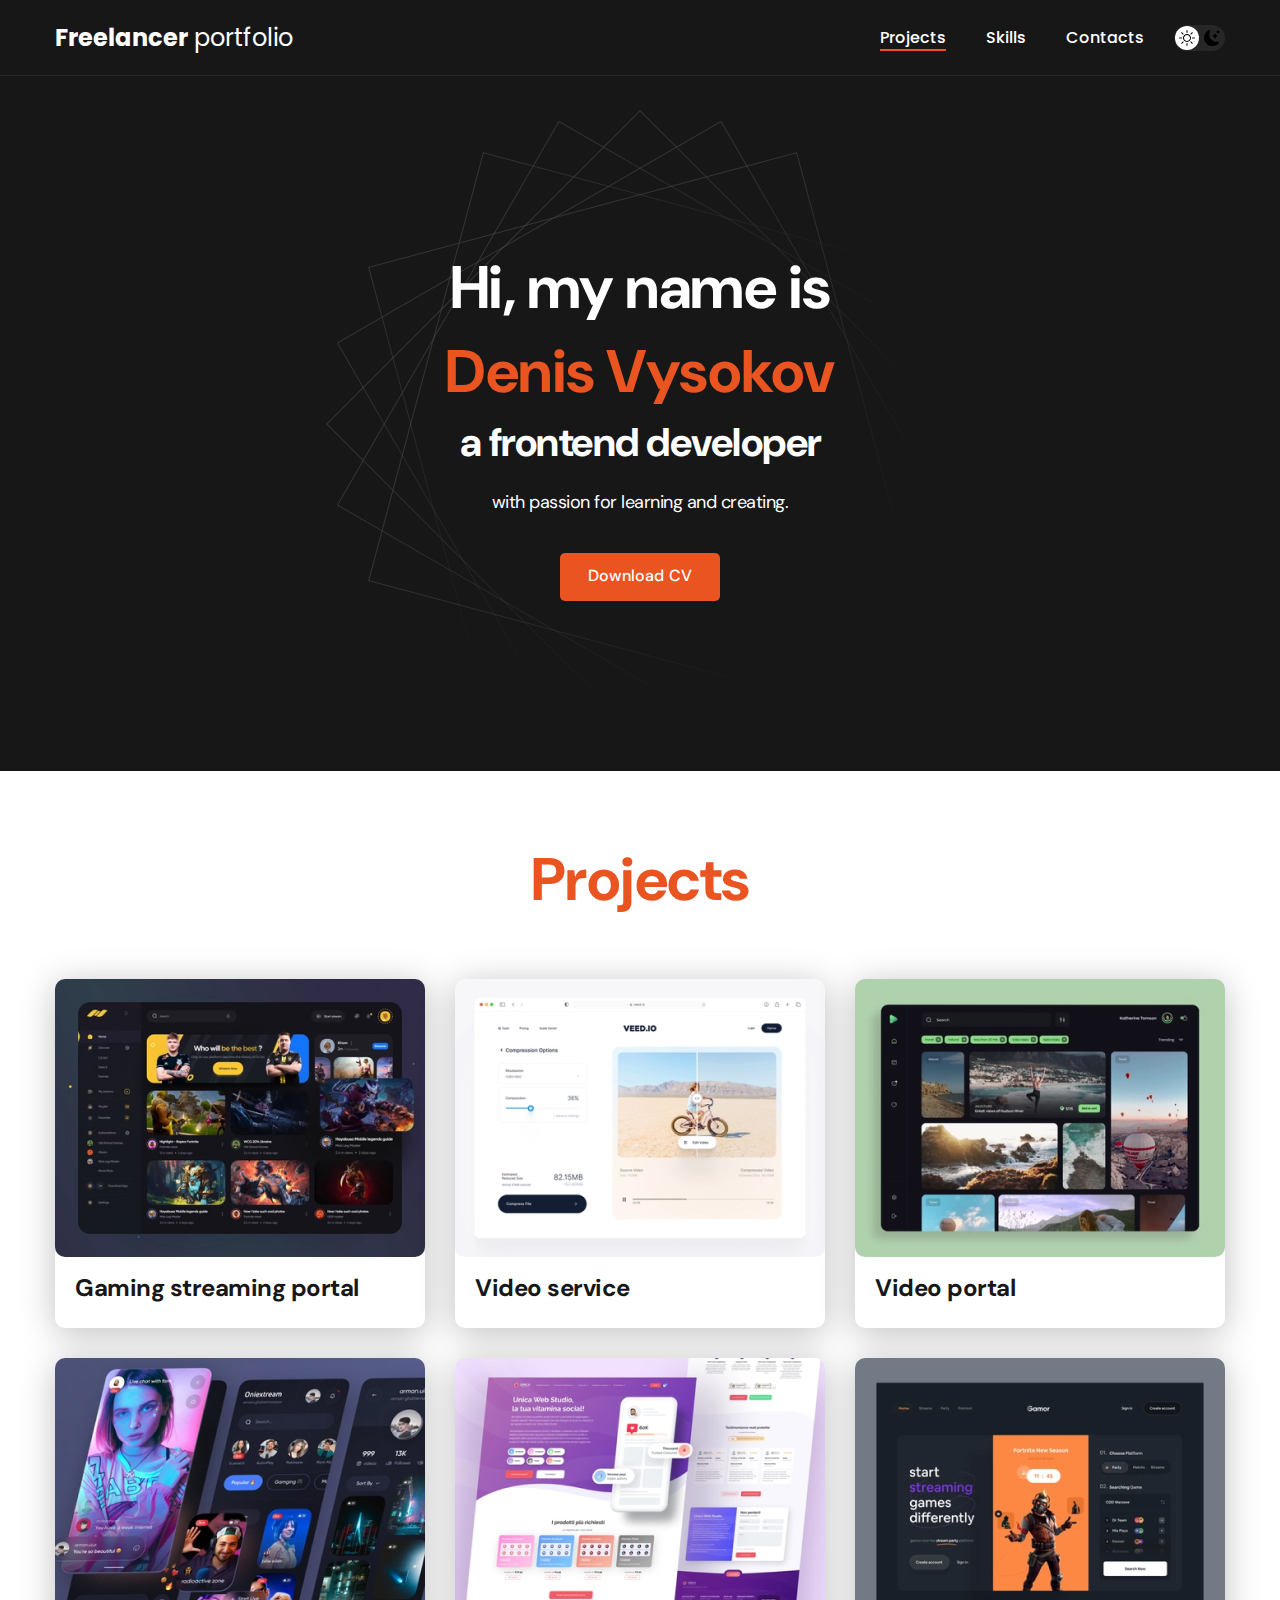
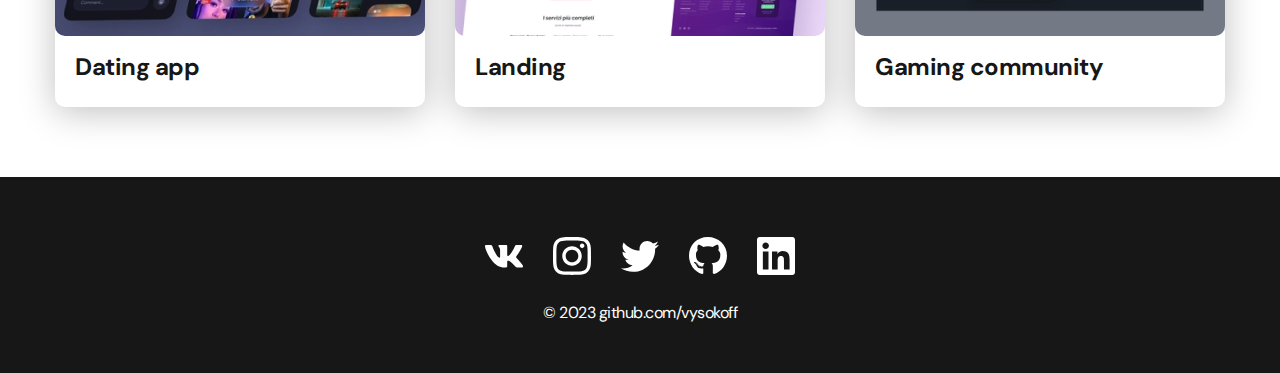
<file: index.html>
<!DOCTYPE html>
<html lang="en">
<head>
    <meta charset="UTF-8">
    <meta http-equiv="X-UA-Compatible" content="IE=edge">
    <meta name="viewport" content="width=device-width, initial-scale=1.0">
    <title>Freelancer portfolio</title>
    <link rel="stylesheet" href="./css/main.css">
</head>
<body>
    <nav class="nav">
        <div class="container">
            <div class="nav-row">
                <a href="./index.html" class="logo"><strong>Freelancer</strong> portfolio</a>

                <button class="dark-mode-btn">
                    <img src="./img/icons/sun.svg" alt="Light mode" class="dark-mode-btn__icon">
                    <img src="./img/icons/moon.svg" alt="Dark mode" class="dark-mode-btn__icon">                    
                </button>

                <ul class="nav-list">
                    <li class="nav-list__item"><a href="./index.html" class="nav-list__link nav-list__link--active">Projects</a></li>
                    <li class="nav-list__item"><a href="./pages/skills.html" class="nav-list__link">Skills</a></li>
                    <li class="nav-list__item"><a href="./pages/contacts.html" class="nav-list__link">Contacts</a></li>
                </ul>
            </div>
        </div>        
    </nav>

    <header class="header">        
        <div class="header__wrapper">
            <h1 class="header__title">
                <strong>Hi, my name is<br>
                <em>Denis Vysokov</em></strong><br>
                a frontend developer
            </h1>
            <div class="header__text">
                <p>
                    with passion for learning and creating.
                </p>                
            </div>
            <a href="#!" class="btn">Download CV</a>
        </div>                
    </header>

    <main class="section">
        <div class="container">
            <h2 class="title-1">Projects</h2>
            <ul class="projects">
                <li class="project">
                    <a href="./pages/project-page-1.html">
                        <img src="./img/projects/01.jpg" alt="Project img" class="project__image">
                        <h3 class="project__title">Gaming streaming portal</h3>
                    </a>
                </li>
                <li class="project">
                    <a href="./pages/project-page-2.html">
                        <img src="./img/projects/02.jpg" alt="Project img" class="project__image">
                        <h3 class="project__title">Video service</h3>
                    </a>
                </li>
                <li class="project">
                    <a href="./pages/project-page-3.html">
                        <img src="./img/projects/03.jpg" alt="Project img" class="project__image">
                        <h3 class="project__title">Video portal</h3>
                    </a>
                </li>

                <li class="project">
                    <a href="./pages/project-page-4.html">
                        <img src="./img/projects/04.jpg" alt="Project img" class="project__image">
                        <h3 class="project__title">Dating app</h3>
                    </a>
                </li>
                <li class="project">
                    <a href="./pages/project-page-5.html">
                        <img src="./img/projects/05.jpg" alt="Project img" class="project__image">
                        <h3 class="project__title">Landing</h3>
                    </a>
                </li>
                <li class="project">
                    <a href="./pages/project-page-6.html">
                        <img src="./img/projects/06.jpg" alt="Project img" class="project__image">
                        <h3 class="project__title">Gaming community</h3>
                    </a>
                </li>
            </ul>
        </div>
    </main>

    <footer class="footer">
        <div class="container">
            <div class="footer__wrapper">
                <ul class="social">
                    <li class="social__item"><a href="#!"><img src="./img/icons/vk.svg" alt="Link"></a></li>
                    <li class="social__item"><a href="#!"><img src="./img/icons/instagram.svg" alt="Link"></a></li>
                    <li class="social__item"><a href="#!"><img src="./img/icons/twitter.svg" alt="Link"></a></li>
                    <li class="social__item"><a href="#!"><img src="./img/icons/gitHub.svg" alt="Link"></a></li>
                    <li class="social__item"><a href="#!"><img src="./img/icons/linkedIn.svg" alt="Link"></a></li>
                </ul>
                <div class="copyright">
                    <p>© 2023 github.com/vysokoff</p>
                </div>
            </div>            
        </div>
    </footer>

    <script src="./js/main.js"></script>

</body>
</html>
</file>
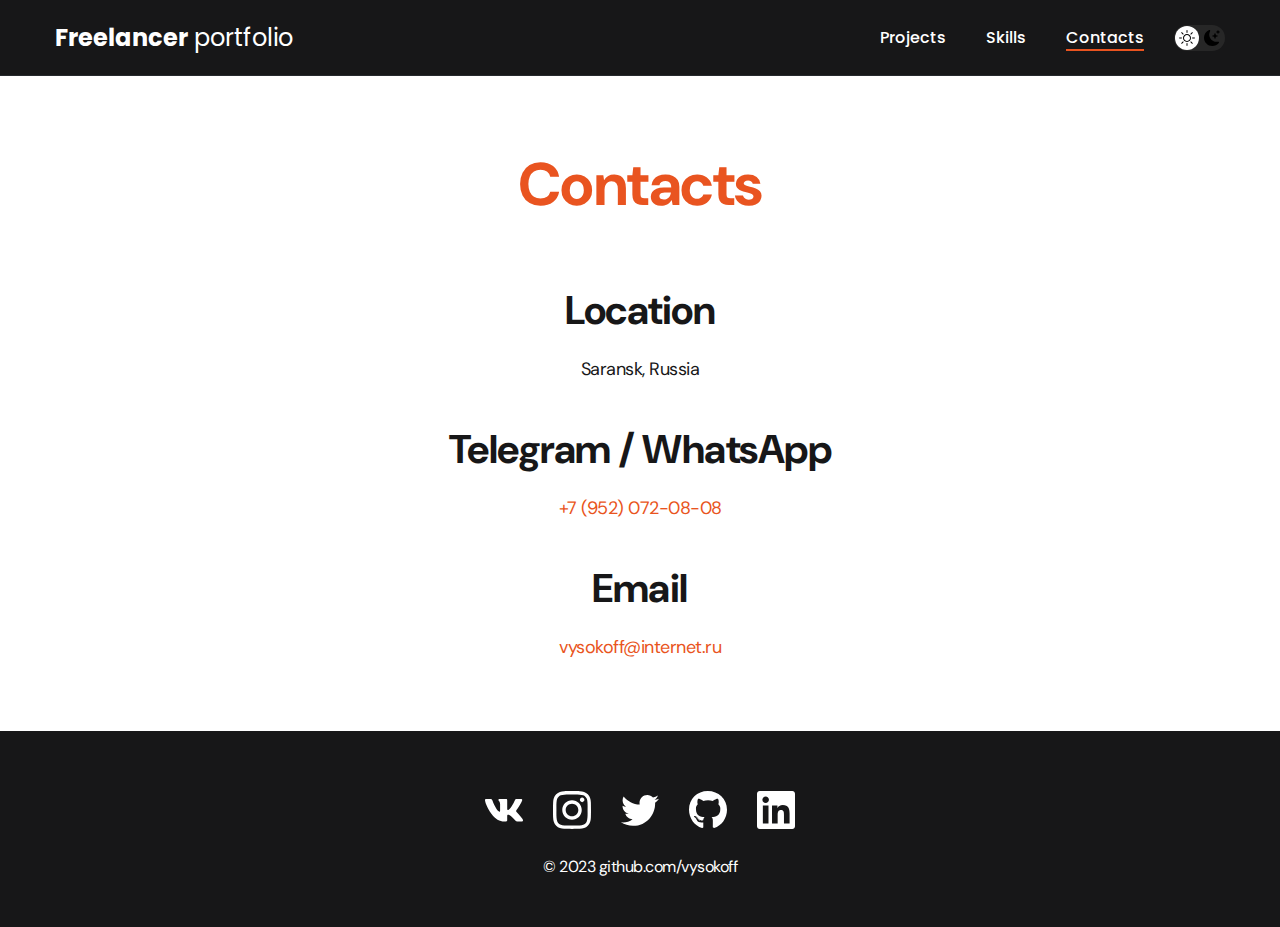
<file: pages/contacts.html>
<!DOCTYPE html>
<html lang="en">
<head>
    <meta charset="UTF-8">
    <meta http-equiv="X-UA-Compatible" content="IE=edge">
    <meta name="viewport" content="width=device-width, initial-scale=1.0">
    <title>Freelancer portfolio</title>
    <link rel="stylesheet" href="../css/main.css">
</head>
<body>
    <nav class="nav">
        <div class="container">
            <div class="nav-row">
                <a href="../index.html" class="logo"><strong>Freelancer</strong> portfolio</a>

                <button class="dark-mode-btn">
                    <img src="../img/icons/sun.svg" alt="Light mode" class="dark-mode-btn__icon">
                    <img src="../img/icons/moon.svg" alt="Dark mode" class="dark-mode-btn__icon">                    
                </button>

                <ul class="nav-list">
                    <li class="nav-list__item"><a href="../index.html" class="nav-list__link">Projects</a></li>
                    <li class="nav-list__item"><a href="../pages/skills.html" class="nav-list__link">Skills</a></li>
                    <li class="nav-list__item"><a href="../pages/contacts.html" class="nav-list__link nav-list__link--active">Contacts</a></li>
                </ul>
            </div>
        </div>        
    </nav>

    <main class="section">
        <div class="container">                            
                <h1 class="title-1">Contacts</h1>

                <ul class="content-list">
                    <li class="content-list__item">
                        <h2 class="title-2">Location</h2>
                        <p>Saransk, Russia</p>
                    </li>
                    <li class="content-list__item">
                        <h2 class="title-2">Telegram / WhatsApp</h2>
                        <p><a href="tel:+79520720808">+7 (952) 072-08-08</a></p>
                    </li>
                    <li class="content-list__item">
                        <h2 class="title-2">Email</h2>
                        <p><a href="mailto:vysokoff@internet.ru">vysokoff@internet.ru</a></p>
                    </li>
                </ul>

        </div>
    </main>

    <footer class="footer">
        <div class="container">
            <div class="footer__wrapper">
                <ul class="social">
                    <li class="social__item"><a href="#!"><img src="../img/icons/vk.svg" alt="Link"></a></li>
                    <li class="social__item"><a href="#!"><img src="../img/icons/instagram.svg" alt="Link"></a></li>
                    <li class="social__item"><a href="#!"><img src="../img/icons/twitter.svg" alt="Link"></a></li>
                    <li class="social__item"><a href="#!"><img src="../img/icons/gitHub.svg" alt="Link"></a></li>
                    <li class="social__item"><a href="#!"><img src="../img/icons/linkedIn.svg" alt="Link"></a></li>
                </ul>
                <div class="copyright">
                    <p>© 2023 github.com/vysokoff</p>
                </div>
            </div>            
        </div>
    </footer>

    <script src="../js/main.js"></script>

</body>
</html>
</file>
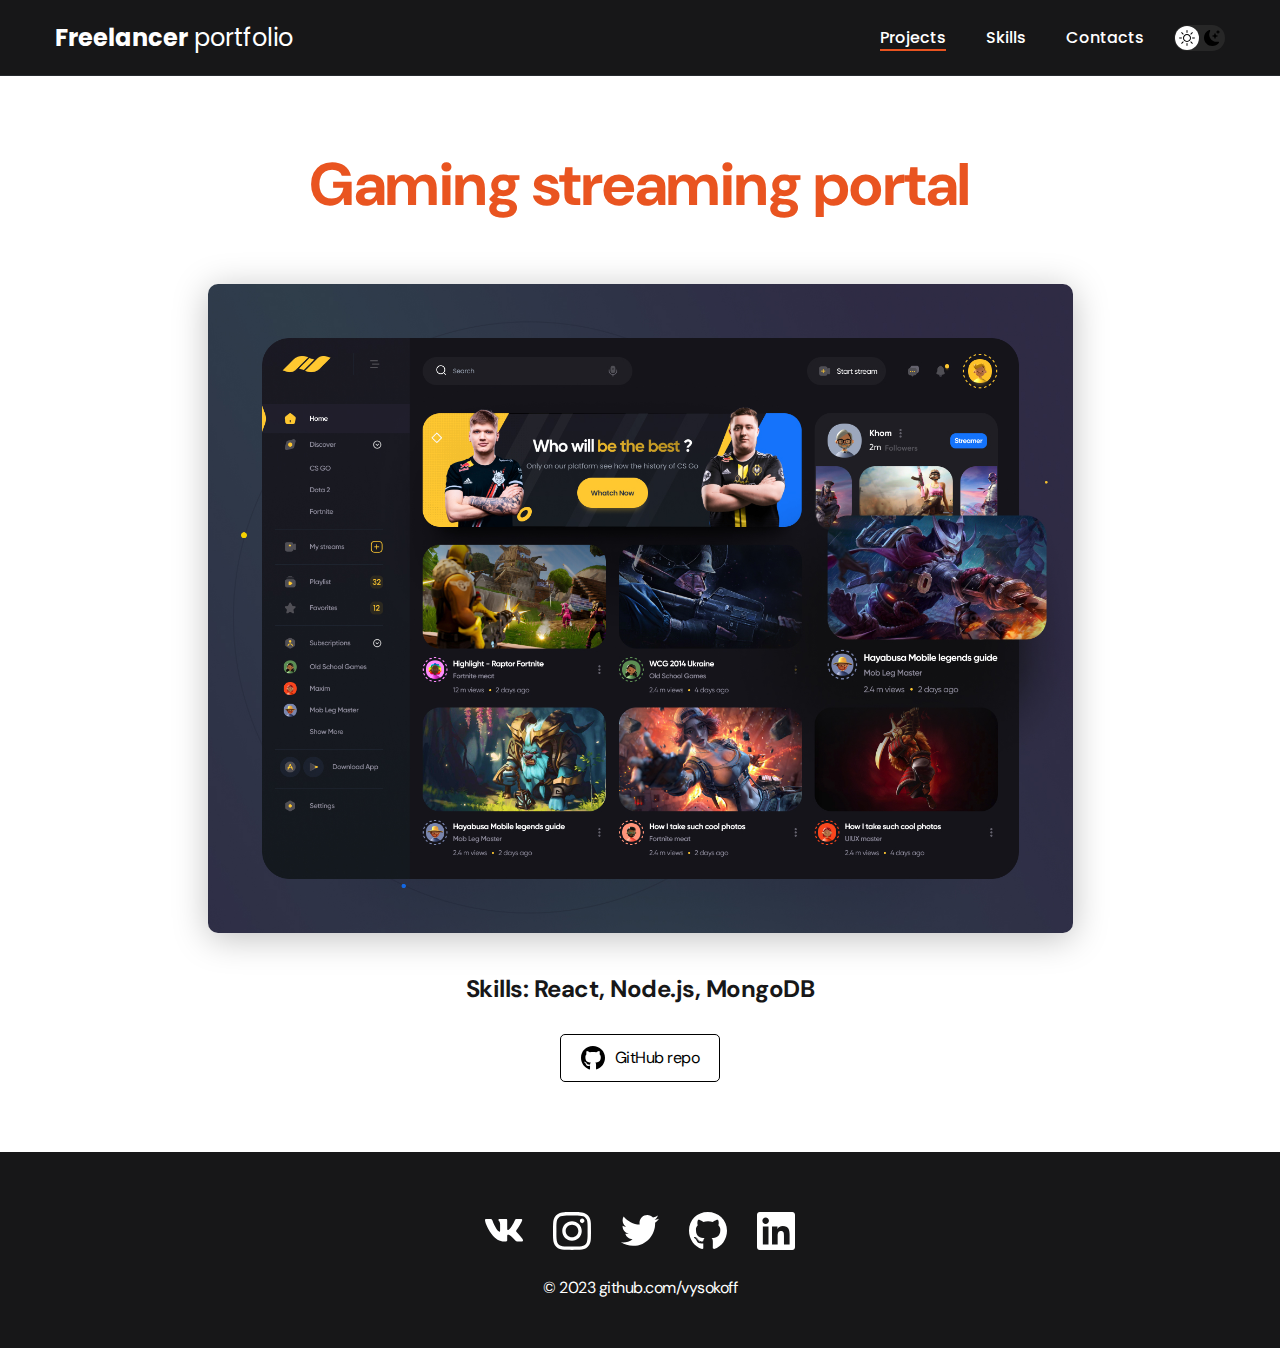
<file: pages/project-page-1.html>
<!DOCTYPE html>
<html lang="en">
<head>
    <meta charset="UTF-8">
    <meta http-equiv="X-UA-Compatible" content="IE=edge">
    <meta name="viewport" content="width=device-width, initial-scale=1.0">
    <title>Freelancer portfolio</title>
    <link rel="stylesheet" href="../css/main.css">
</head>
<body>
    <nav class="nav">
        <div class="container">
            <div class="nav-row">
                <a href="../index.html" class="logo"><strong>Freelancer</strong> portfolio</a>

                <button class="dark-mode-btn">
                    <img src="../img/icons/sun.svg" alt="Light mode" class="dark-mode-btn__icon">
                    <img src="../img/icons/moon.svg" alt="Dark mode" class="dark-mode-btn__icon">                    
                </button>
                
                <ul class="nav-list">
                    <li class="nav-list__item"><a href="../index.html" class="nav-list__link nav-list__link--active">Projects</a></li>
                    <li class="nav-list__item"><a href="../pages/skills.html" class="nav-list__link">Skills</a></li>
                    <li class="nav-list__item"><a href="../pages/contacts.html" class="nav-list__link">Contacts</a></li>
                </ul>
            </div>
        </div>        
    </nav>

    <main class="section">
        <div class="container">
            <div class="project-details">
                
                <h1 class="title-1">Gaming streaming portal</h1>

                <img src="../img/projects/01-big.jpg" alt="" class="project-details__cover">

                <div class="project-details__desc">
                    <p>Skills: React, Node.js, MongoDB</p>
                </div>

                <a href="#!" class="btn-outline">
                    <img src="../img/icons/gitHub-black.svg" alt="">
                    GitHub repo
                </a>

            </div>            
        </div>
    </main>

    <footer class="footer">
        <div class="container">
            <div class="footer__wrapper">
                <ul class="social">
                    <li class="social__item"><a href="#!"><img src="../img/icons/vk.svg" alt="Link"></a></li>
                    <li class="social__item"><a href="#!"><img src="../img/icons/instagram.svg" alt="Link"></a></li>
                    <li class="social__item"><a href="#!"><img src="../img/icons/twitter.svg" alt="Link"></a></li>
                    <li class="social__item"><a href="#!"><img src="../img/icons/gitHub.svg" alt="Link"></a></li>
                    <li class="social__item"><a href="#!"><img src="../img/icons/linkedIn.svg" alt="Link"></a></li>
                </ul>
                <div class="copyright">
                    <p>© 2023 github.com/vysokoff</p>
                </div>
            </div>            
        </div>
    </footer>

    <script src="../js/main.js"></script>

</body>
</html>
</file>
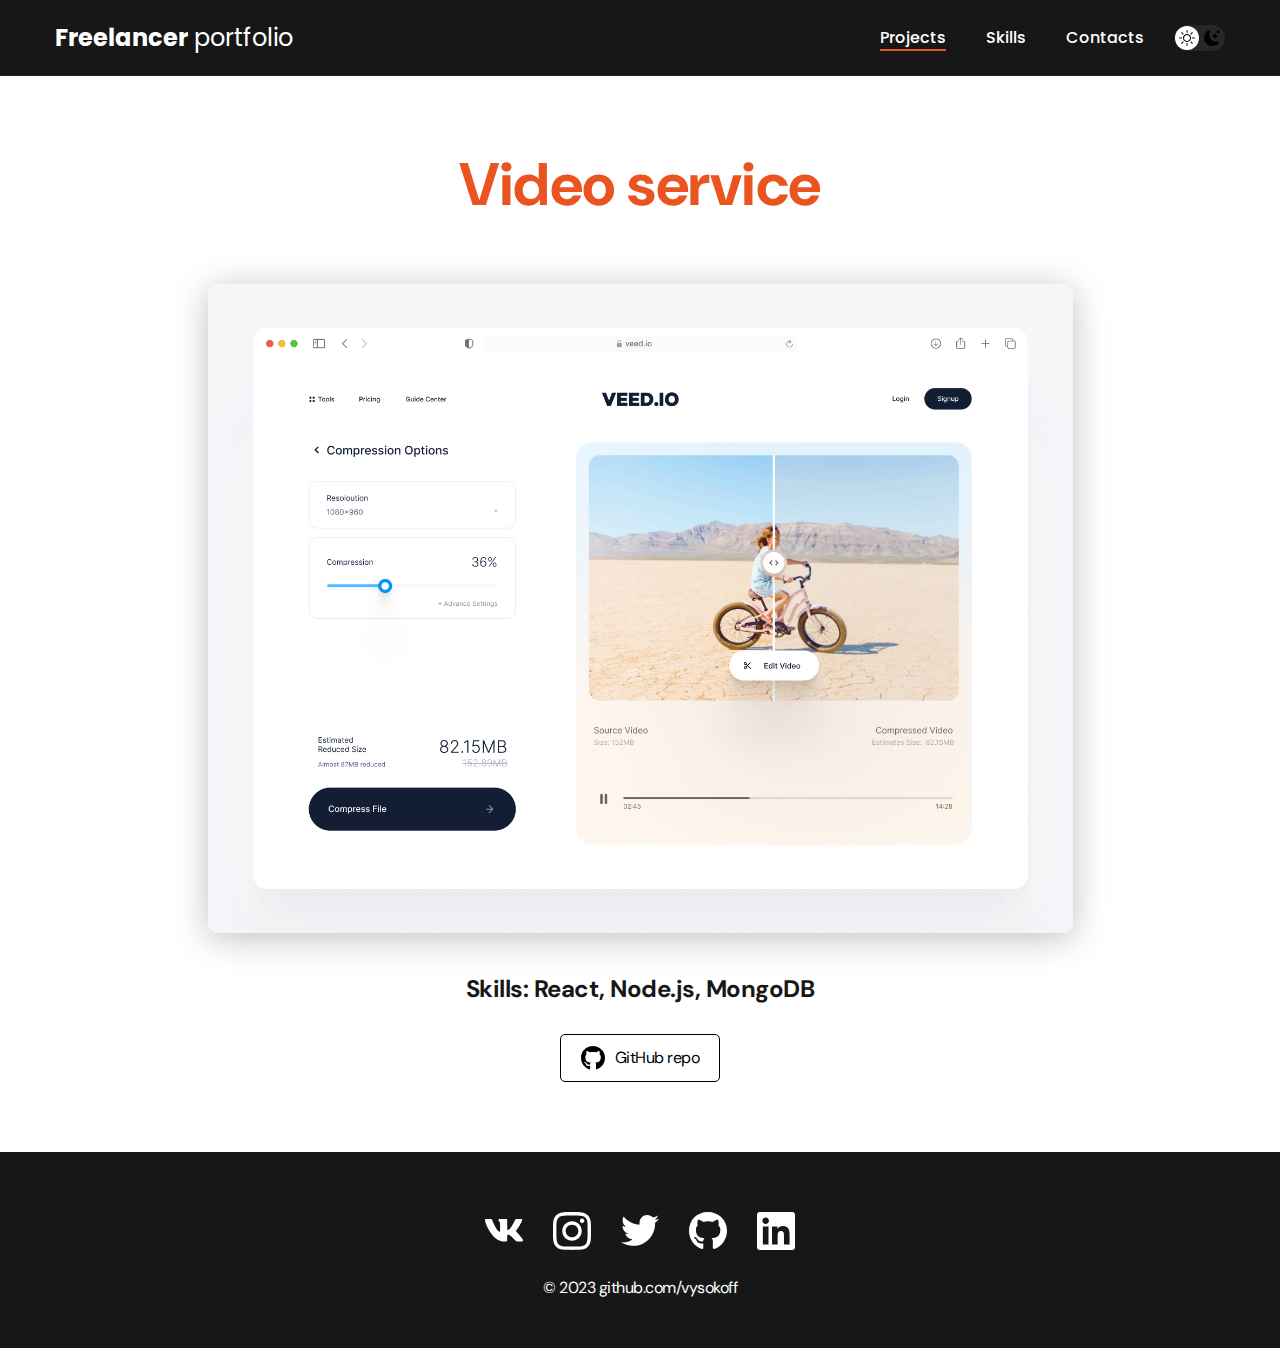
<file: pages/project-page-2.html>
<!DOCTYPE html>
<html lang="en">
<head>
    <meta charset="UTF-8">
    <meta http-equiv="X-UA-Compatible" content="IE=edge">
    <meta name="viewport" content="width=device-width, initial-scale=1.0">
    <title>Freelancer portfolio</title>
    <link rel="stylesheet" href="../css/main.css">
</head>
<body>
    <nav class="nav">
        <div class="container">
            <div class="nav-row">
                <a href="../index.html" class="logo"><strong>Freelancer</strong> portfolio</a>

                <button class="dark-mode-btn">
                    <img src="../img/icons/sun.svg" alt="Light mode" class="dark-mode-btn__icon">
                    <img src="../img/icons/moon.svg" alt="Dark mode" class="dark-mode-btn__icon">                    
                </button>
                
                <ul class="nav-list">
                    <li class="nav-list__item"><a href="../index.html" class="nav-list__link nav-list__link--active">Projects</a></li>
                    <li class="nav-list__item"><a href="../pages/skills.html" class="nav-list__link">Skills</a></li>
                    <li class="nav-list__item"><a href="../pages/contacts.html" class="nav-list__link">Contacts</a></li>
                </ul>
            </div>
        </div>        
    </nav>

    <main class="section">
        <div class="container">
            <div class="project-details">
                
                <h1 class="title-1">Video service</h1>

                <img src="../img/projects/02-big.jpg" alt="" class="project-details__cover">

                <div class="project-details__desc">
                    <p>Skills: React, Node.js, MongoDB</p>
                </div>

                <a href="#!" class="btn-outline">
                    <img src="../img/icons/gitHub-black.svg" alt="">
                    GitHub repo
                </a>

            </div>            
        </div>
    </main>

    <footer class="footer">
        <div class="container">
            <div class="footer__wrapper">
                <ul class="social">
                    <li class="social__item"><a href="#!"><img src="../img/icons/vk.svg" alt="Link"></a></li>
                    <li class="social__item"><a href="#!"><img src="../img/icons/instagram.svg" alt="Link"></a></li>
                    <li class="social__item"><a href="#!"><img src="../img/icons/twitter.svg" alt="Link"></a></li>
                    <li class="social__item"><a href="#!"><img src="../img/icons/gitHub.svg" alt="Link"></a></li>
                    <li class="social__item"><a href="#!"><img src="../img/icons/linkedIn.svg" alt="Link"></a></li>
                </ul>
                <div class="copyright">
                    <p>© 2023 github.com/vysokoff</p>
                </div>
            </div>            
        </div>
    </footer>

    <script src="../js/main.js"></script>

</body>
</html>
</file>
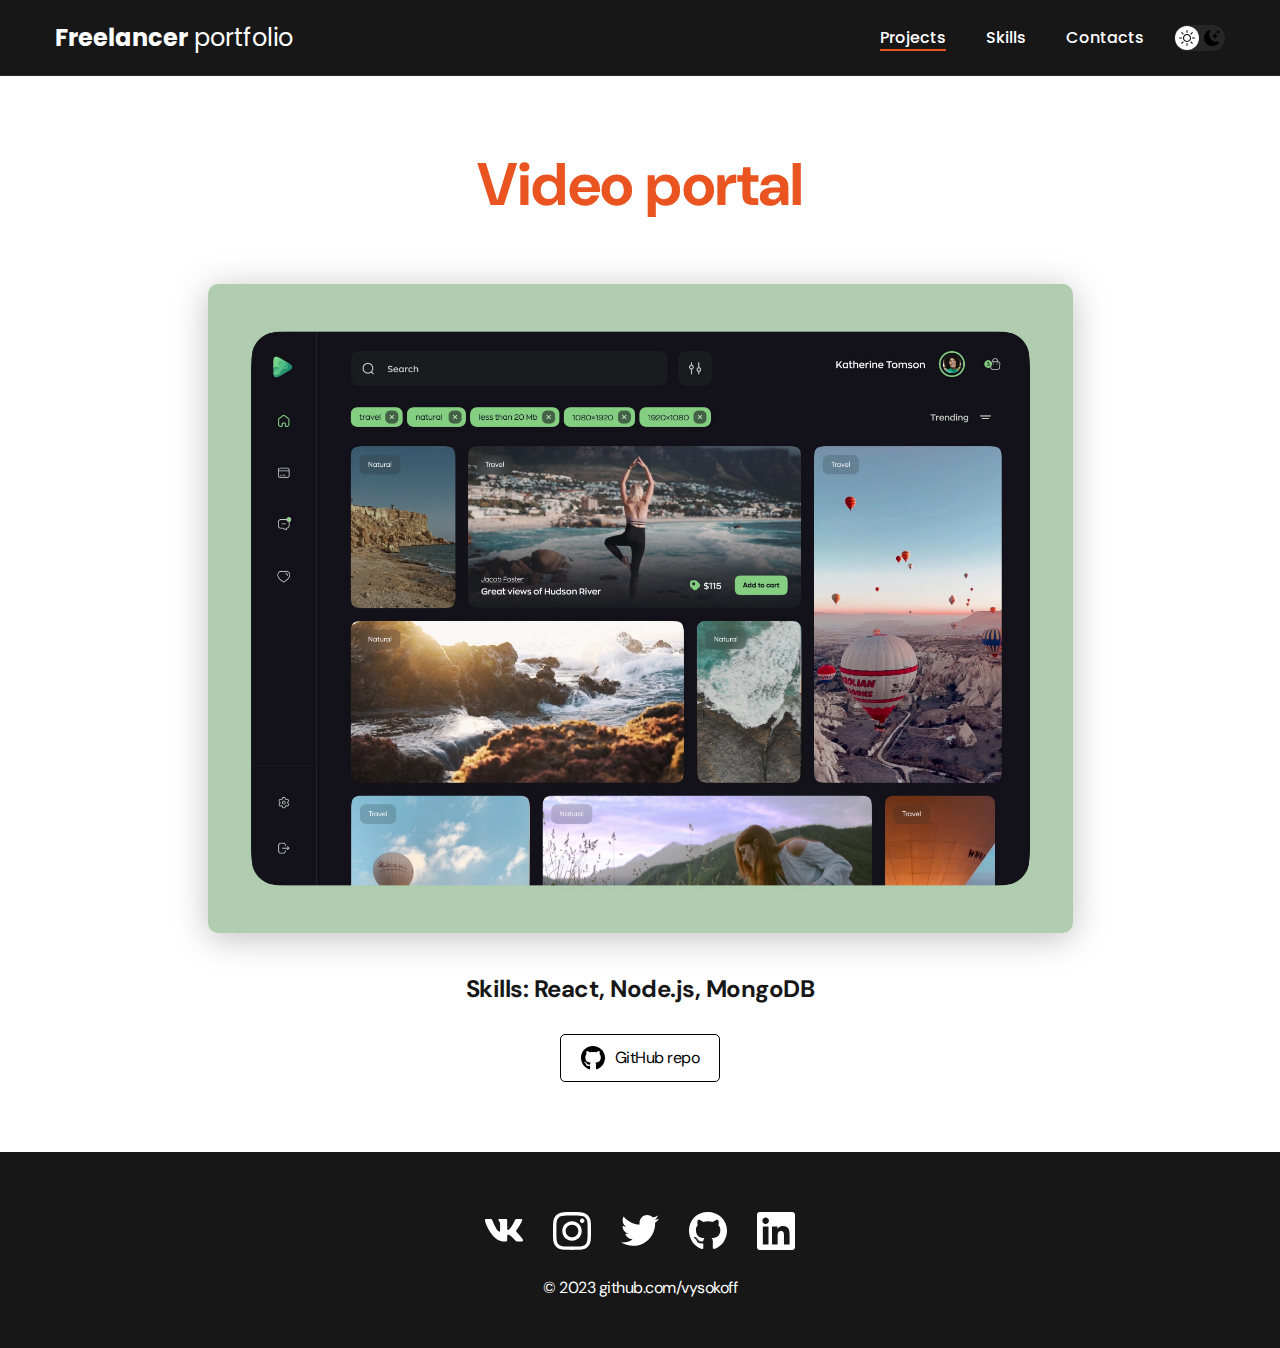
<file: pages/project-page-3.html>
<!DOCTYPE html>
<html lang="en">
<head>
    <meta charset="UTF-8">
    <meta http-equiv="X-UA-Compatible" content="IE=edge">
    <meta name="viewport" content="width=device-width, initial-scale=1.0">
    <title>Freelancer portfolio</title>
    <link rel="stylesheet" href="../css/main.css">
</head>
<body>
    <nav class="nav">
        <div class="container">
            <div class="nav-row">
                <a href="../index.html" class="logo"><strong>Freelancer</strong> portfolio</a>

                <button class="dark-mode-btn">
                    <img src="../img/icons/sun.svg" alt="Light mode" class="dark-mode-btn__icon">
                    <img src="../img/icons/moon.svg" alt="Dark mode" class="dark-mode-btn__icon">                    
                </button>
                
                <ul class="nav-list">
                    <li class="nav-list__item"><a href="../index.html" class="nav-list__link nav-list__link--active">Projects</a></li>
                    <li class="nav-list__item"><a href="../pages/skills.html" class="nav-list__link">Skills</a></li>
                    <li class="nav-list__item"><a href="../pages/contacts.html" class="nav-list__link">Contacts</a></li>
                </ul>
            </div>
        </div>        
    </nav>

    <main class="section">
        <div class="container">
            <div class="project-details">
                
                <h1 class="title-1">Video portal</h1>

                <img src="../img/projects/03-big.jpg" alt="" class="project-details__cover">

                <div class="project-details__desc">
                    <p>Skills: React, Node.js, MongoDB</p>
                </div>

                <a href="#!" class="btn-outline">
                    <img src="../img/icons/gitHub-black.svg" alt="">
                    GitHub repo
                </a>

            </div>            
        </div>
    </main>

    <footer class="footer">
        <div class="container">
            <div class="footer__wrapper">
                <ul class="social">
                    <li class="social__item"><a href="#!"><img src="../img/icons/vk.svg" alt="Link"></a></li>
                    <li class="social__item"><a href="#!"><img src="../img/icons/instagram.svg" alt="Link"></a></li>
                    <li class="social__item"><a href="#!"><img src="../img/icons/twitter.svg" alt="Link"></a></li>
                    <li class="social__item"><a href="#!"><img src="../img/icons/gitHub.svg" alt="Link"></a></li>
                    <li class="social__item"><a href="#!"><img src="../img/icons/linkedIn.svg" alt="Link"></a></li>
                </ul>
                <div class="copyright">
                    <p>© 2023 github.com/vysokoff</p>
                </div>
            </div>            
        </div>
    </footer>

    <script src="../js/main.js"></script>

</body>
</html>
</file>
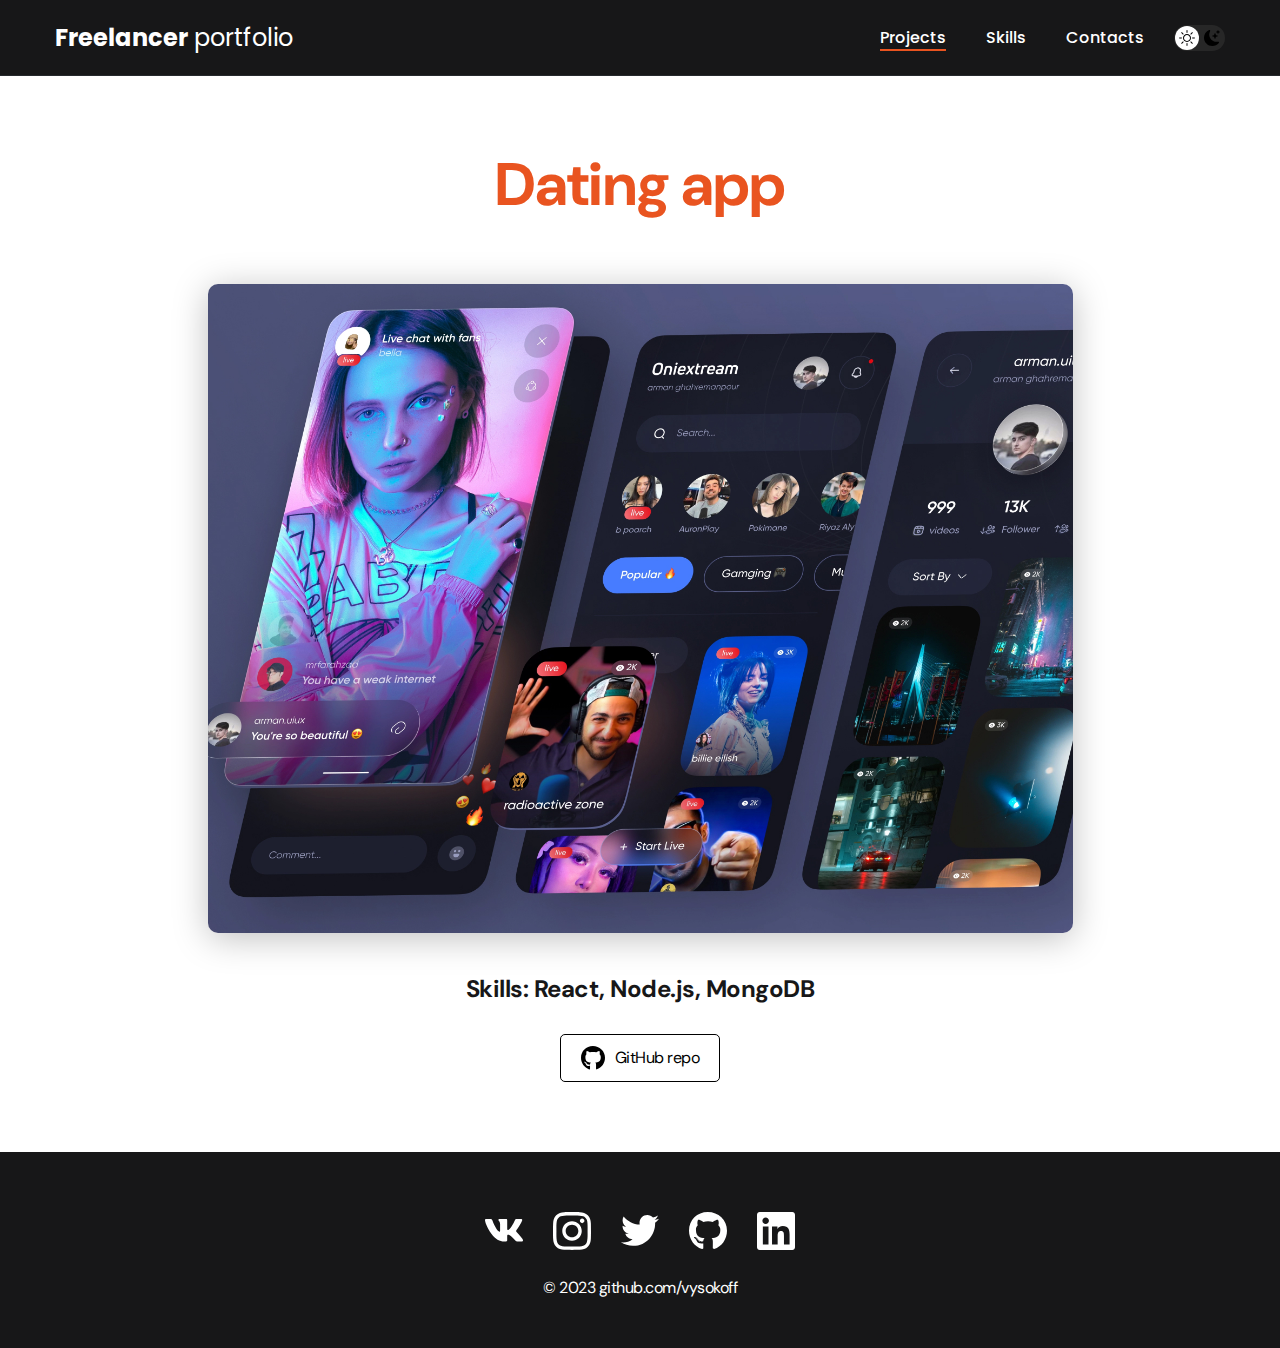
<file: pages/project-page-4.html>
<!DOCTYPE html>
<html lang="en">
<head>
    <meta charset="UTF-8">
    <meta http-equiv="X-UA-Compatible" content="IE=edge">
    <meta name="viewport" content="width=device-width, initial-scale=1.0">
    <title>Freelancer portfolio</title>
    <link rel="stylesheet" href="../css/main.css">
</head>
<body>
    <nav class="nav">
        <div class="container">
            <div class="nav-row">
                <a href="../index.html" class="logo"><strong>Freelancer</strong> portfolio</a>

                <button class="dark-mode-btn">
                    <img src="../img/icons/sun.svg" alt="Light mode" class="dark-mode-btn__icon">
                    <img src="../img/icons/moon.svg" alt="Dark mode" class="dark-mode-btn__icon">                    
                </button>
                
                <ul class="nav-list">
                    <li class="nav-list__item"><a href="../index.html" class="nav-list__link nav-list__link--active">Projects</a></li>
                    <li class="nav-list__item"><a href="../pages/skills.html" class="nav-list__link">Skills</a></li>
                    <li class="nav-list__item"><a href="../pages/contacts.html" class="nav-list__link">Contacts</a></li>
                </ul>
            </div>
        </div>        
    </nav>

    <main class="section">
        <div class="container">
            <div class="project-details">
                
                <h1 class="title-1">Dating app</h1>

                <img src="../img/projects/04-big.jpg" alt="" class="project-details__cover">

                <div class="project-details__desc">
                    <p>Skills: React, Node.js, MongoDB</p>
                </div>

                <a href="#!" class="btn-outline">
                    <img src="../img/icons/gitHub-black.svg" alt="">
                    GitHub repo
                </a>

            </div>            
        </div>
    </main>

    <footer class="footer">
        <div class="container">
            <div class="footer__wrapper">
                <ul class="social">
                    <li class="social__item"><a href="#!"><img src="../img/icons/vk.svg" alt="Link"></a></li>
                    <li class="social__item"><a href="#!"><img src="../img/icons/instagram.svg" alt="Link"></a></li>
                    <li class="social__item"><a href="#!"><img src="../img/icons/twitter.svg" alt="Link"></a></li>
                    <li class="social__item"><a href="#!"><img src="../img/icons/gitHub.svg" alt="Link"></a></li>
                    <li class="social__item"><a href="#!"><img src="../img/icons/linkedIn.svg" alt="Link"></a></li>
                </ul>
                <div class="copyright">
                    <p>© 2023 github.com/vysokoff</p>
                </div>
            </div>            
        </div>
    </footer>

    <script src="../js/main.js"></script>

</body>
</html>
</file>
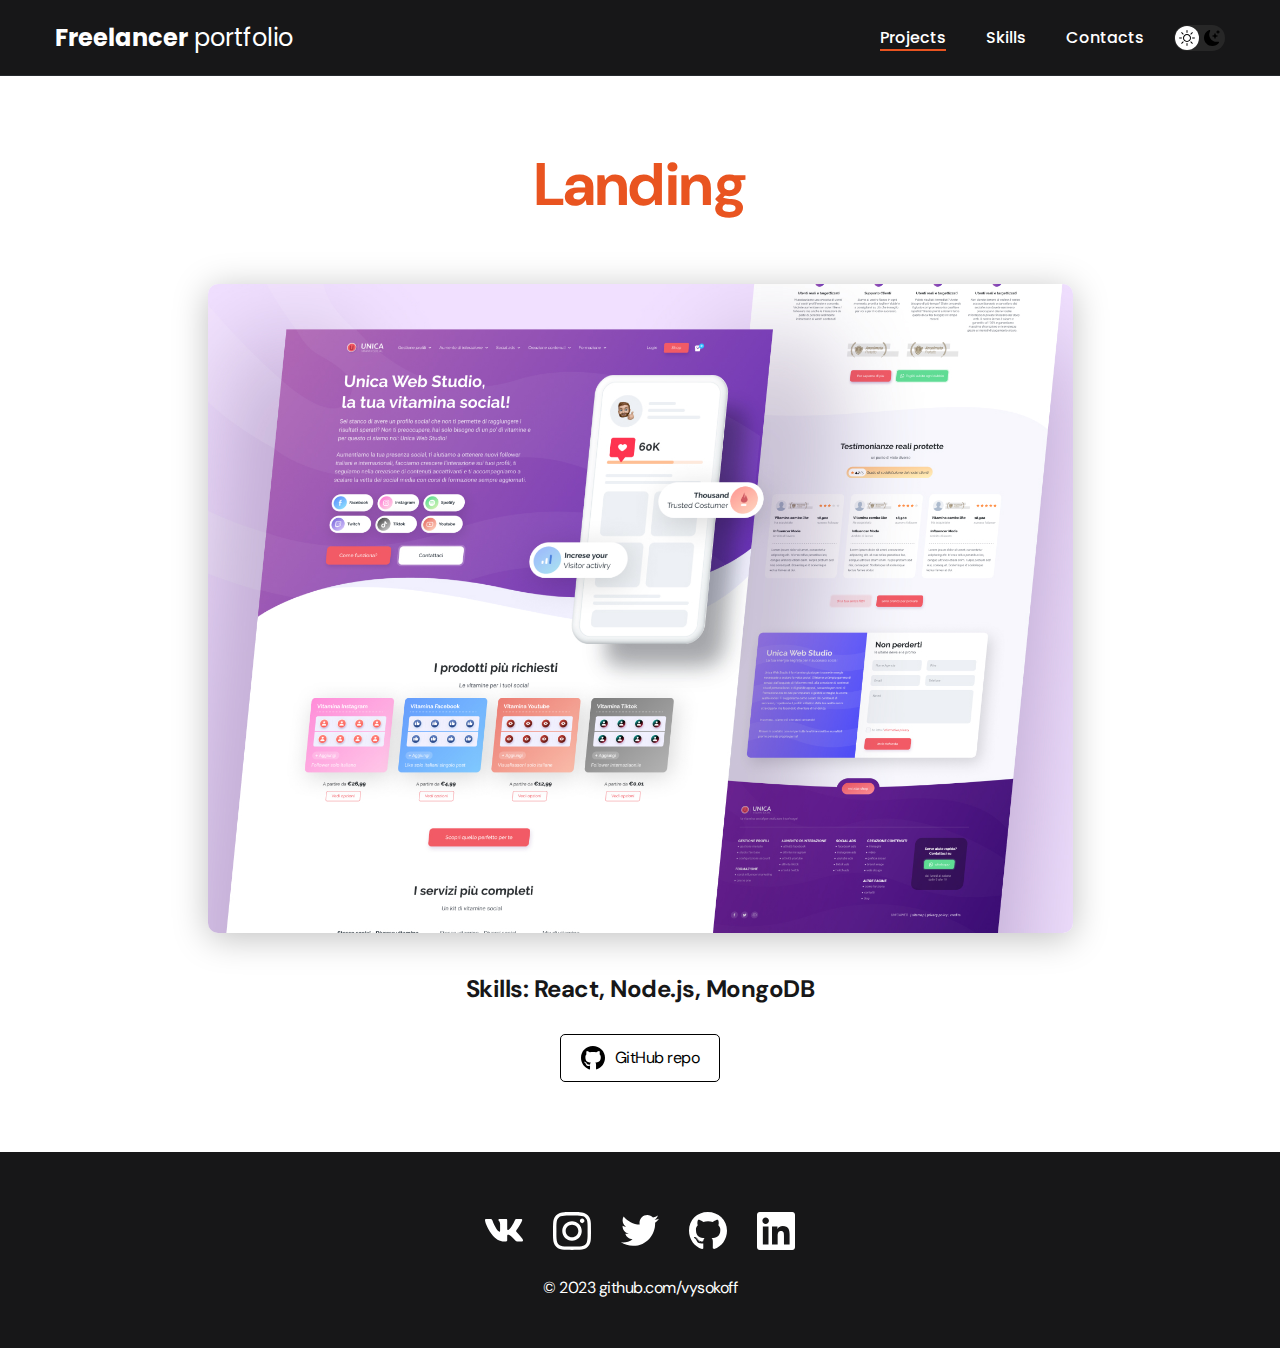
<file: pages/project-page-5.html>
<!DOCTYPE html>
<html lang="en">
<head>
    <meta charset="UTF-8">
    <meta http-equiv="X-UA-Compatible" content="IE=edge">
    <meta name="viewport" content="width=device-width, initial-scale=1.0">
    <title>Freelancer portfolio</title>
    <link rel="stylesheet" href="../css/main.css">
</head>
<body>
    <nav class="nav">
        <div class="container">
            <div class="nav-row">
                <a href="../index.html" class="logo"><strong>Freelancer</strong> portfolio</a>

                <button class="dark-mode-btn">
                    <img src="../img/icons/sun.svg" alt="Light mode" class="dark-mode-btn__icon">
                    <img src="../img/icons/moon.svg" alt="Dark mode" class="dark-mode-btn__icon">                    
                </button>
                
                <ul class="nav-list">
                    <li class="nav-list__item"><a href="../index.html" class="nav-list__link nav-list__link--active">Projects</a></li>
                    <li class="nav-list__item"><a href="../pages/skills.html" class="nav-list__link">Skills</a></li>
                    <li class="nav-list__item"><a href="../pages/contacts.html" class="nav-list__link">Contacts</a></li>
                </ul>
            </div>
        </div>        
    </nav>

    <main class="section">
        <div class="container">
            <div class="project-details">
                
                <h1 class="title-1">Landing</h1>

                <img src="../img/projects/05-big.jpg" alt="" class="project-details__cover">

                <div class="project-details__desc">
                    <p>Skills: React, Node.js, MongoDB</p>
                </div>

                <a href="#!" class="btn-outline">
                    <img src="../img/icons/gitHub-black.svg" alt="">
                    GitHub repo
                </a>

            </div>            
        </div>
    </main>

    <footer class="footer">
        <div class="container">
            <div class="footer__wrapper">
                <ul class="social">
                    <li class="social__item"><a href="#!"><img src="../img/icons/vk.svg" alt="Link"></a></li>
                    <li class="social__item"><a href="#!"><img src="../img/icons/instagram.svg" alt="Link"></a></li>
                    <li class="social__item"><a href="#!"><img src="../img/icons/twitter.svg" alt="Link"></a></li>
                    <li class="social__item"><a href="#!"><img src="../img/icons/gitHub.svg" alt="Link"></a></li>
                    <li class="social__item"><a href="#!"><img src="../img/icons/linkedIn.svg" alt="Link"></a></li>
                </ul>
                <div class="copyright">
                    <p>© 2023 github.com/vysokoff</p>
                </div>
            </div>            
        </div>
    </footer>

    <script src="../js/main.js"></script>

</body>
</html>
</file>
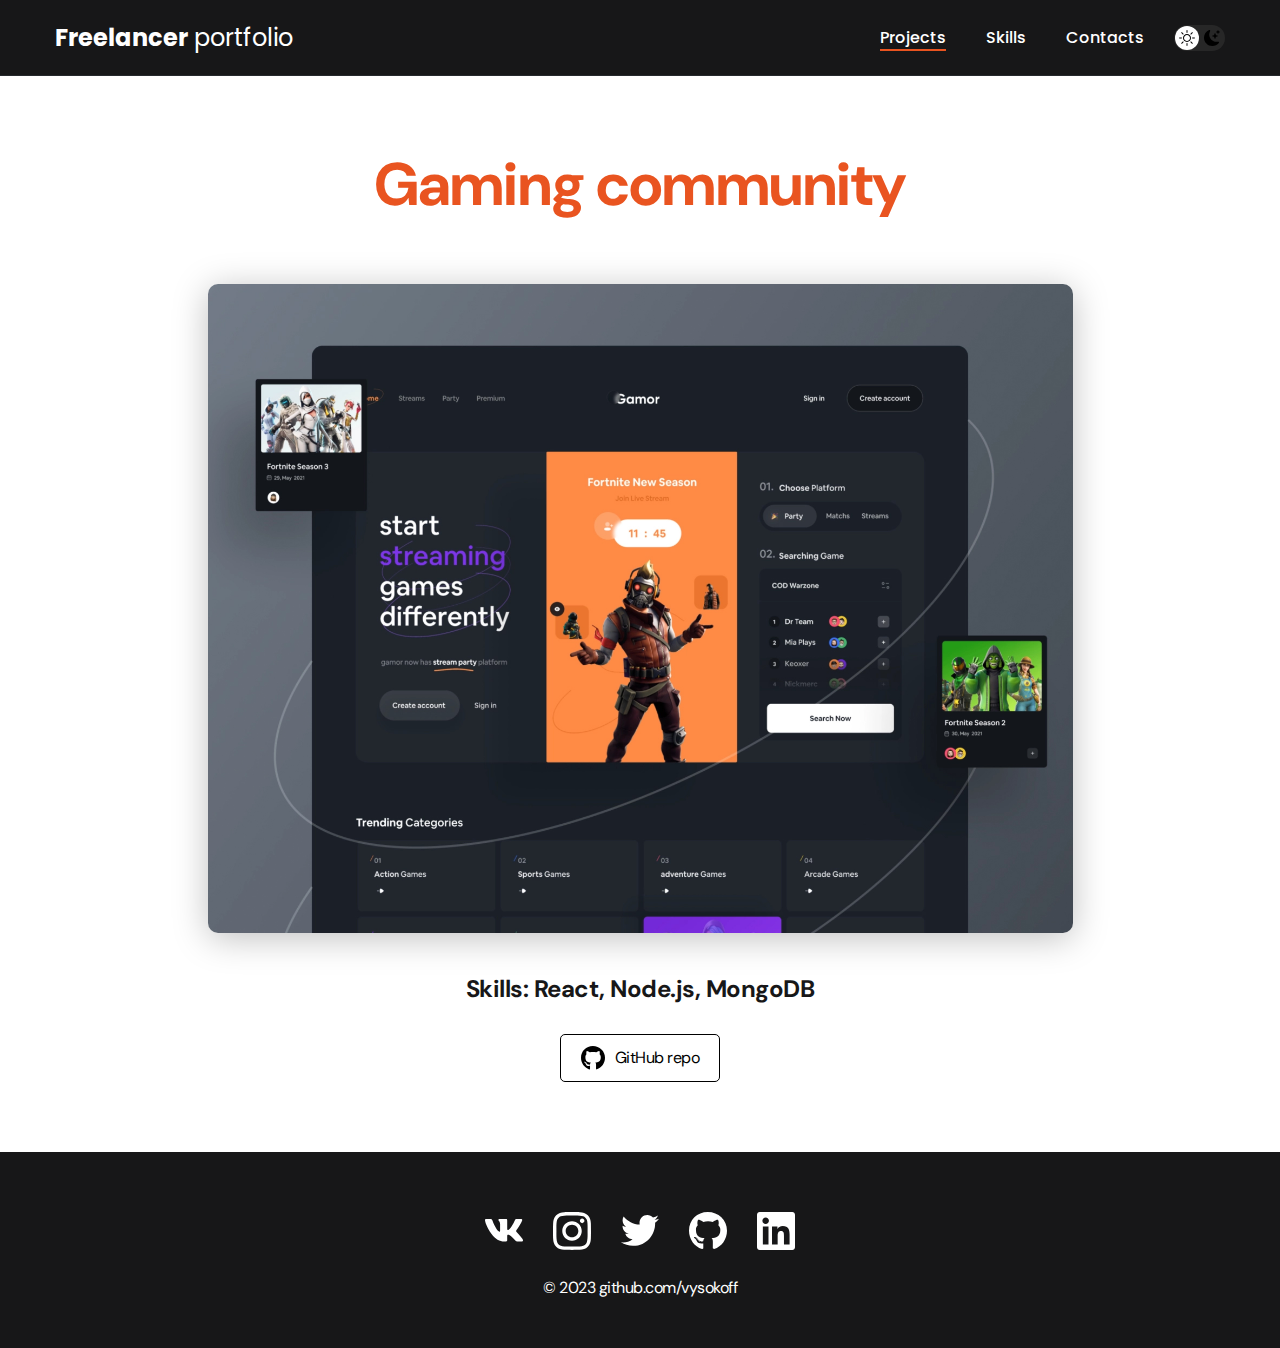
<file: pages/project-page-6.html>
<!DOCTYPE html>
<html lang="en">
<head>
    <meta charset="UTF-8">
    <meta http-equiv="X-UA-Compatible" content="IE=edge">
    <meta name="viewport" content="width=device-width, initial-scale=1.0">
    <title>Freelancer portfolio</title>
    <link rel="stylesheet" href="../css/main.css">
</head>
<body>
    <nav class="nav">
        <div class="container">
            <div class="nav-row">
                <a href="../index.html" class="logo"><strong>Freelancer</strong> portfolio</a>

                <button class="dark-mode-btn">
                    <img src="../img/icons/sun.svg" alt="Light mode" class="dark-mode-btn__icon">
                    <img src="../img/icons/moon.svg" alt="Dark mode" class="dark-mode-btn__icon">                    
                </button>
                
                <ul class="nav-list">
                    <li class="nav-list__item"><a href="../index.html" class="nav-list__link nav-list__link--active">Projects</a></li>
                    <li class="nav-list__item"><a href="../pages/skills.html" class="nav-list__link">Skills</a></li>
                    <li class="nav-list__item"><a href="../pages/contacts.html" class="nav-list__link">Contacts</a></li>
                </ul>
            </div>
        </div>        
    </nav>

    <main class="section">
        <div class="container">
            <div class="project-details">
                
                <h1 class="title-1">Gaming community</h1>

                <img src="../img/projects/06-big.jpg" alt="" class="project-details__cover">

                <div class="project-details__desc">
                    <p>Skills: React, Node.js, MongoDB</p>
                </div>

                <a href="#!" class="btn-outline">
                    <img src="../img/icons/gitHub-black.svg" alt="">
                    GitHub repo
                </a>

            </div>            
        </div>
    </main>

    <footer class="footer">
        <div class="container">
            <div class="footer__wrapper">
                <ul class="social">
                    <li class="social__item"><a href="#!"><img src="../img/icons/vk.svg" alt="Link"></a></li>
                    <li class="social__item"><a href="#!"><img src="../img/icons/instagram.svg" alt="Link"></a></li>
                    <li class="social__item"><a href="#!"><img src="../img/icons/twitter.svg" alt="Link"></a></li>
                    <li class="social__item"><a href="#!"><img src="../img/icons/gitHub.svg" alt="Link"></a></li>
                    <li class="social__item"><a href="#!"><img src="../img/icons/linkedIn.svg" alt="Link"></a></li>
                </ul>
                <div class="copyright">
                    <p>© 2023 github.com/vysokoff</p>
                </div>
            </div>            
        </div>
    </footer>

    <script src="../js/main.js"></script>

</body>
</html>
</file>
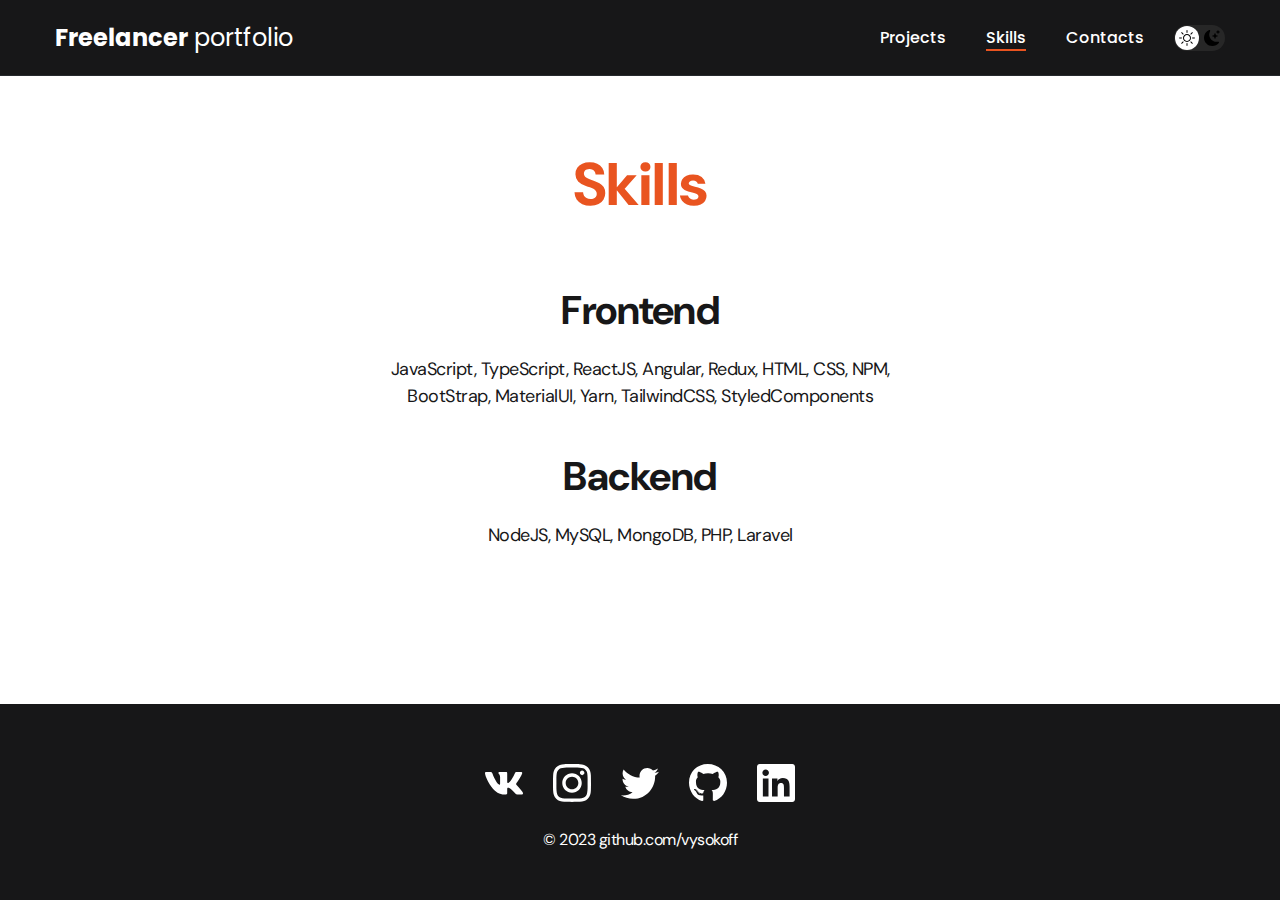
<file: pages/skills.html>
<!DOCTYPE html>
<html lang="en">
<head>
    <meta charset="UTF-8">
    <meta http-equiv="X-UA-Compatible" content="IE=edge">
    <meta name="viewport" content="width=device-width, initial-scale=1.0">
    <title>Freelancer portfolio</title>
    <link rel="stylesheet" href="../css/main.css">
</head>
<body>
    <nav class="nav">
        <div class="container">
            <div class="nav-row">
                <a href="../index.html" class="logo"><strong>Freelancer</strong> portfolio</a>

                <button class="dark-mode-btn">
                    <img src="../img/icons/sun.svg" alt="Light mode" class="dark-mode-btn__icon">
                    <img src="../img/icons/moon.svg" alt="Dark mode" class="dark-mode-btn__icon">                    
                </button>

                <ul class="nav-list">
                    <li class="nav-list__item"><a href="../index.html" class="nav-list__link">Projects</a></li>
                    <li class="nav-list__item"><a href="../pages/skills.html" class="nav-list__link nav-list__link--active">Skills</a></li>
                    <li class="nav-list__item"><a href="../pages/contacts.html" class="nav-list__link">Contacts</a></li>
                </ul>
            </div>
        </div>        
    </nav>

    <main class="section">
        <div class="container">                            
                <h1 class="title-1">Skills</h1>

                <ul class="content-list">
                    <li class="content-list__item">
                        <h2 class="title-2">Frontend</h2>
                        <p>JavaScript, TypeScript, ReactJS, Angular, Redux, HTML, CSS, NPM, BootStrap, MaterialUI, Yarn, TailwindCSS, StyledComponents</p>
                    </li>
                    <li class="content-list__item">
                        <h2 class="title-2">Backend</h2>
                        <p>NodeJS, MySQL, MongoDB, PHP, Laravel</p>
                    </li>
                </ul>

        </div>
    </main>

    <footer class="footer">
        <div class="container">
            <div class="footer__wrapper">
                <ul class="social">
                    <li class="social__item"><a href="#!"><img src="../img/icons/vk.svg" alt="Link"></a></li>
                    <li class="social__item"><a href="#!"><img src="../img/icons/instagram.svg" alt="Link"></a></li>
                    <li class="social__item"><a href="#!"><img src="../img/icons/twitter.svg" alt="Link"></a></li>
                    <li class="social__item"><a href="#!"><img src="../img/icons/gitHub.svg" alt="Link"></a></li>
                    <li class="social__item"><a href="#!"><img src="../img/icons/linkedIn.svg" alt="Link"></a></li>
                </ul>
                <div class="copyright">
                    <p>© 2023 github.com/vysokoff</p>
                </div>
            </div>            
        </div>
    </footer>

    <script src="../js/main.js"></script>

</body>
</html>
</file>
<file: css/main.css>
@import "./reset.css";
@import url('https://fonts.googleapis.com/css2?family=DM+Sans:wght@400;500;700&family=Poppins:wght@400;500;700&display=swap');

/* 
font-family: 'DM Sans', sans-serif;
font-family: 'Poppins', sans-serif;
*/

:root {
    --blackpure: #000;
    --black: #171718;
    --black-border: #26292D;
    --white: #fff;
    --orange: #E95420;
    

    --text-color: var(--black);
    --dark-bg: var(--black);
    --dark-border: var(--black-border);
    --header-text: var(--white);
    --accent: var(--orange);

    /* Light mode */
    --page-bg: var(--white);
    --text-color: var(--black);

    --project-card-bg: var(--white);
    --project-card-text: var(--black);
    --box-shadow: 0px 5px 35px rgba(0, 0, 0, 0.25);
}

.dark {
    /* Dark mode */
    --page-bg: #252526;
    --text-color: var(--white);

    --project-card-bg: var(--black);
    --project-card-text: var(--white);
    --box-shadow: 0px 5px 35px rgba(0, 0, 0, 0.8);
}

html, body {
    display: flex;
    flex-direction: column;
    min-height: 100vh;  
    font-family: 'DM Sans', sans-serif;
    letter-spacing: -0.5px;    
    /* Color mode */
    background-color: var(--page-bg);
    color: var(--text-color);
}

/* General */

.container {
    margin: 0 auto;
    padding: 0 15px;
    max-width: 1200px;
}

.section {
    padding: 70px 0;
}

.title-1 {
    margin-bottom: 60px;
    font-size: 60px;
    font-weight: 700;
    line-height: 1.3;
    color: var(--accent);
    text-align: center;
}

.title-2 {
    margin-bottom: 20px;
    font-size: 40px;
    font-weight: 700;
    line-height: 1.3;    
}

/* Nav */

.nav {
    padding: 20px 0;
    border-bottom: 1px solid var(--dark-border);
    background-color: var(--dark-bg);
    color: var(--header-text);
    letter-spacing: normal;
}   

.nav-row {
    display: flex;
    justify-content: flex-end;
    align-items: center;
    column-gap: 30px;
    row-gap: 20px;
    flex-wrap: wrap;
}

.logo {
    margin-right: auto;
    color: var(--header-text);
    font-size: 24px;
    font-family: 'Poppins', sans-serif;
}

.logo strong {
    font-weight: 700;
}

.nav-list {
    display: flex;
    flex-wrap: wrap;
    row-gap: 10px;
    align-items: center;
    column-gap: 40px;    
    font-style: 15px;
    font-weight: 500;
    font-family: 'Poppins', sans-serif;
}

.nav-list__link {
    color: var(--header-text);
    transition: opacity 0.2s ease-in;
}

.nav-list__link:hover {
    opacity: 0.8;
}

.nav-list__link--active {
    position: relative;
}

.nav-list__link--active::before {
    content: "";

    position: absolute;
    left: 0;
    top: 100%;

    display: block;
    height: 2px;
    width: 100%;
    background-color: var(--accent);
}

/* Dark mode btn */

.dark-mode-btn {
    order: 9;
    position: relative;
    display: flex;
    justify-content: space-between;
    width: 51px;
    height: 26px;
    padding: 5px;
    border-radius: 50px;
    background-color: #272727;
}

.dark-mode-btn::before {
    content: "";
    position: absolute;
    top: 1px;
    left: 1px;
    display: block;
    width: 24px;
    height: 24px;
    border-radius: 50%;
    background-color: #fff;
    transition: all 0.2s ease-in;
}

.dark-mode-btn--active::before {
    left: 26px;
}

.dark-mode-btn__icon {
    position: relative;
    z-index: 9;
}

/* Header */

.header {
    padding: 40px 0;
    min-height: 695px;    
    display: flex;
    justify-content: center;
    align-items: center;

    background-color: var(--dark-bg);
    background-image: url('./../img/header-bg.png');
    background-repeat: no-repeat;
    background-size: auto;
    background-position: center center;

    color: var(--header-text);
    text-align: center;
}

.header__wrapper {
    padding: 0 15px;
    max-width: 660px;
    line-height: 1.4;
}

.header__title {
    margin-bottom: 20px;
    font-size: 40px;
    font-weight: 700;
}

.header__title strong {
    font-size: 60px;
    font-weight: 700;
}

.header__title em {
    font-style: normal;
    color: var(--accent);
}

.header__text {
    margin-bottom: 40px;
    font-size: 18px;
    line-height: 1.333;
}

.header__text p + p {
    margin-top: 0.5em;
}

/* Btn */

.btn {
    padding: 12px 28px;
    display: inline-block;
    height: 48px;
    border-radius: 5px;
    color: var(--white);
    background-color: var(--accent);
    letter-spacing: 0.15px;
    font-size: 16px;
    font-weight: 500;
    transition: opacity 0.2s ease-in;
}

.btn:hover {
    opacity: 0.8;
}

.btn:active {
    position: relative;
    top: 1px;
}

/* Btn outline */

.btn-outline {
    display: flex;
    column-gap: 10px;
    align-items: center;
    height: 48px;
    padding: 12px 20px;
    border-radius: 5px;
    border: 1px solid var(--blackpure);
    background-color: var(--white);
    color: var(--blackpure); 
    transition: opacity 0.2s ease-in;   
}

.btn-outline:hover {
    opacity: 0.8;
}

.btn-outline:active {
    position: relative;
    top: 1px;
}

/* Projects */

.projects {
    display: flex;
    justify-content: center;
    flex-wrap: wrap;
    column-gap: 30px;
    row-gap: 30px;    
}

.project {
    max-width: 370px;
    background-color: var(--project-card-bg);
    box-shadow: var(--box-shadow);
    border-radius: 10px;    
}

.project__image {
    border-radius: 10px;
}

.project__title {
    padding: 15px 20px 25px;
    font-size: 24px;
    font-weight: 700;
    line-height: 1.3;
    color: var(--project-card-text);
}

/* Project details */

.project-details {
    margin: 0 auto;
    max-width: 865px;    
    display: flex;
    flex-direction: column;
    align-items: center;
    text-align: center;
}

.project-details__cover {
    max-width: 100%;
    margin-bottom: 40px;    
    box-shadow: 0px 5px 35px rgba(0, 0, 0, 0.25);
    border-radius: 10px;
}

.project-details__desc {
    margin-bottom: 30px;
    font-weight: 700;
    font-size: 24px;
    line-height: 1.3;
}

/* Content list */

.content-list {
    margin: 0 auto;
    max-width: 570px;
    display: flex;
    flex-direction: column;
    row-gap: 40px;
    align-items: center;
    text-align: center;
}

.content-list a {
    color: var(--accent);
}

.content-list__item {
    font-size: 18px;
    line-height: 1.5;
}

.content-list__item p + p {
    margin-top: 0.5em;
}

/* Footer */

.footer {
    margin-top: auto;
    padding: 60px 0 50px;
    background-color: var(--dark-bg);
    color: var(--white);
}

.footer__wrapper {
    display: flex;
    flex-direction: column;
    align-items: center;
    row-gap: 27px;
}

.social {
    display: flex;
    column-gap: 30px;
    align-items: center;
}

.copyright {
    font-size: 16px;
}

.copyright p + p {
    margin-top: 0.5em;
}

@media (max-width: 620px) {
    .header {
        min-height: unset;
    }
    
    .header__title {
        font-size: 30px;
    }

    .header__title strong {
        font-size: 40px;
    }

    .nav-row {
        justify-content: space-between;
    }

    .dark-mode-btn {
        order: 0;
    }

    .section {
        padding: 40px 0;
    }

    .title-1 {
        margin-bottom: 30px;
        font-size: 40px;
    }

    .title-2 {
        margin-bottom: 10px;
        font-size: 30px;
    }

    .project__title {
        font-size: 22px;
    }

    .project-details__desc {
        margin-bottom: 20px;
        font-size: 22px;
    }

    .content-list {
        row-gap: 20px;
    }

    .content-list__item {
        font-size: 16px;
    }

    .footer {
        padding: 40px 0 30px;
    }

    .footer__wrapper {
        row-gap: 20px;
    }

    .social {
        column-gap: 20px;
    }

    .social__item {
        width: 28px;
    }
}
</file>
